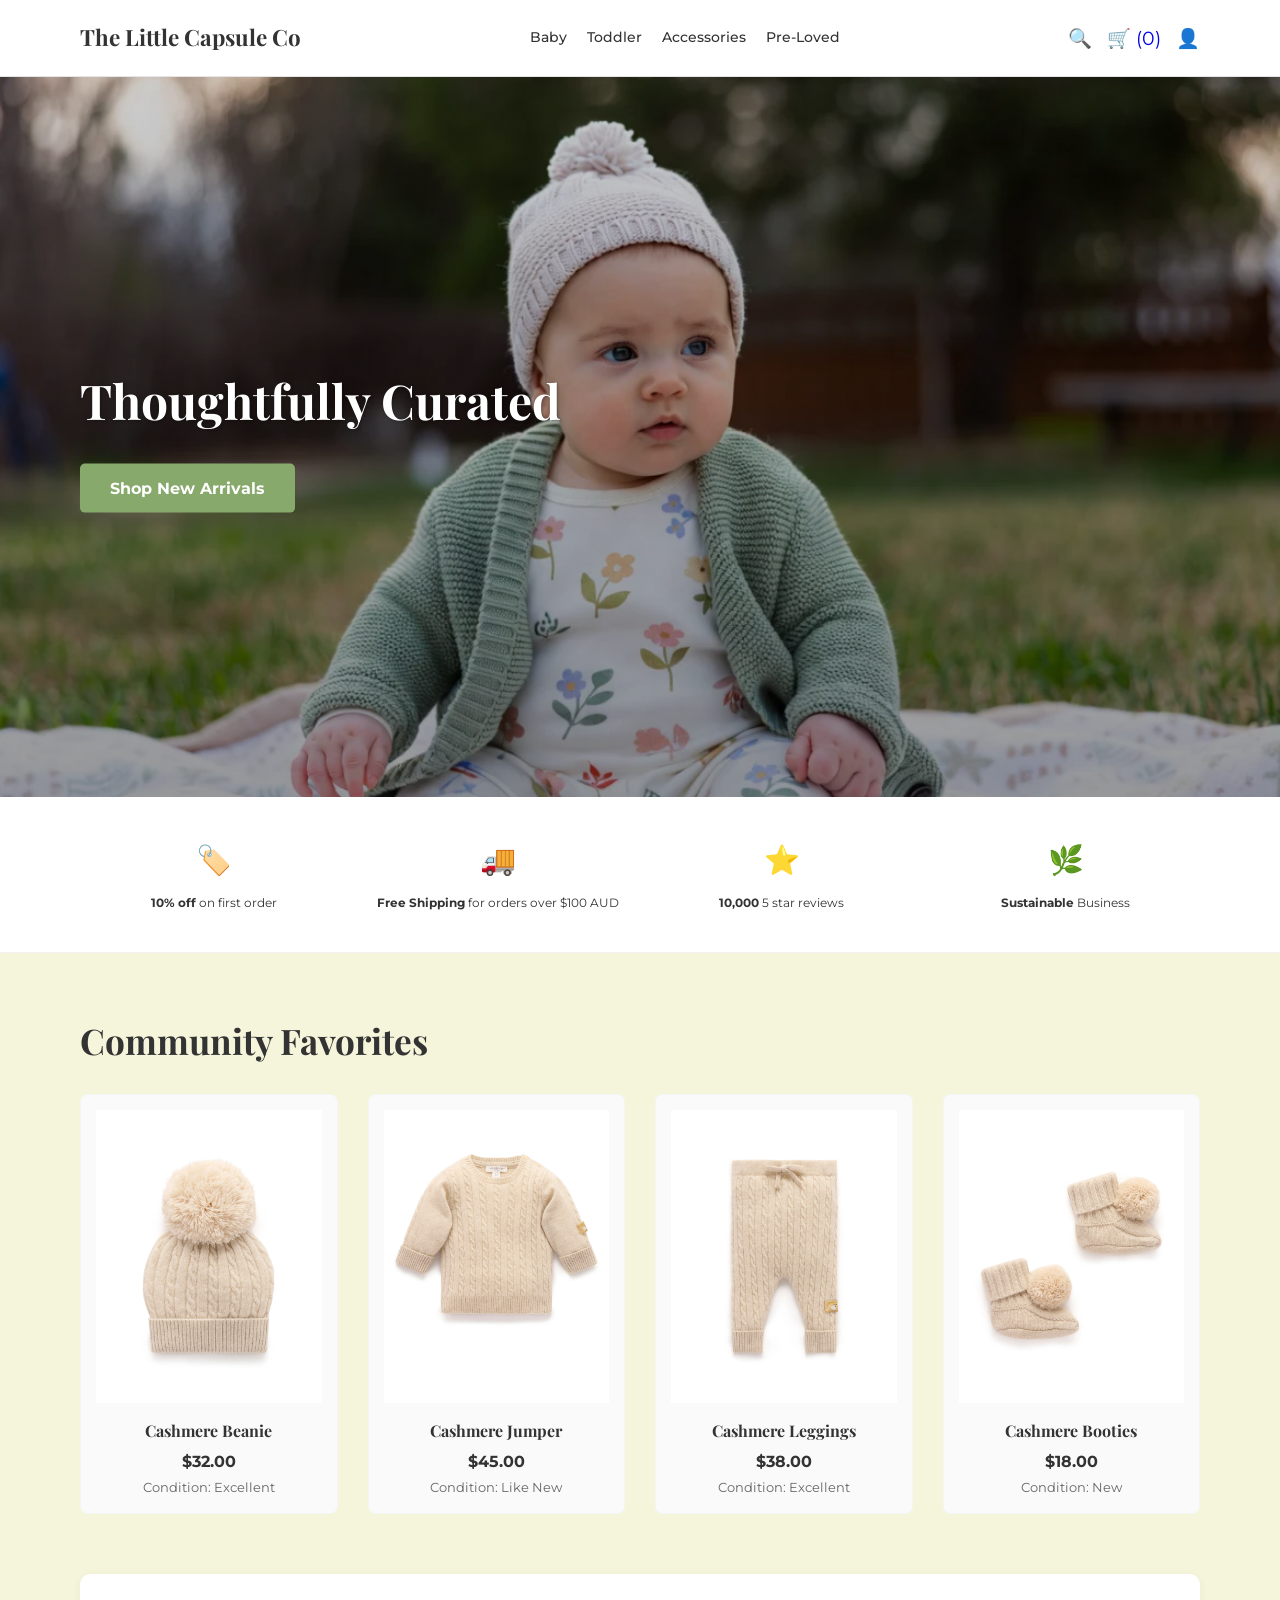
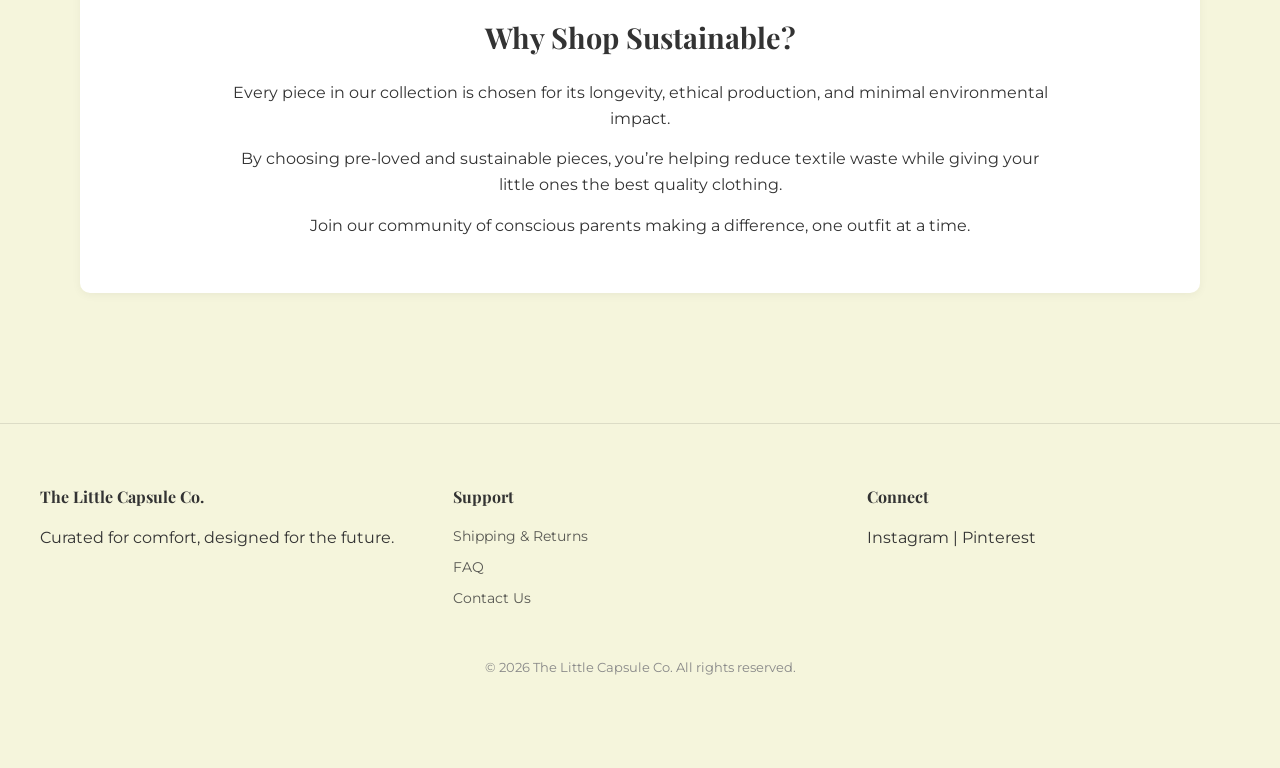
<file: index.html>
<!DOCTYPE html>
<html lang="en">

<head>
    <meta charset="UTF-8">
    <meta name="viewport" content="width=device-width, initial-scale=1.0">
    <title>The Little Capsule Co | Sustainable Boutique</title>
    <link
        href="https://fonts.googleapis.com/css2?family=Montserrat:wght@400;500&family=Playfair+Display:wght@700&display=swap"
        rel="stylesheet">
    <link rel="stylesheet" href="style.css">
</head>

<body>

    <header>
        <nav class="top-nav">
            <div class="logo">The Little Capsule Co</div>

            <div class="categories-desktop">
                <a href="catalog.html">Baby</a>
                <a href="catalog.html">Toddler</a>
                <a href="catalog.html">Accessories</a>
                <a href="catalog.html">Pre-Loved</a>
            </div>

            <div class="nav-icons">
                <a href="catalog.html" style="text-decoration:none;">🔍</a>
                <a href="cart.html" style="text-decoration:none;"><span id="cart-count">🛒</span></a>
                <span id="profile-trigger">👤</span>
            </div>
        </nav>
    </header>

    <nav class="category-bar-mobile">
        <a href="catalog.html" class="cat-item">
            <div class="cat-icon-placeholder">👶</div>
            <span>Baby</span>
        </a>
        <a href="catalog.html" class="cat-item">
            <div class="cat-icon-placeholder">👕</div>
            <span>Toddler</span>
        </a href="catalog.html">
        <a href="catalog.html" class="cat-item">
            <div class="cat-icon-placeholder">📦</div>
            <span>Pre-Loved</span>
        </a href="catalog.html">
        <a href="catalog.html" class="cat-item">
            <div class="cat-icon-placeholder">❤️</div>
            <span>Accessories</span>
        </a href="catalog.html">
    </nav>

    <main>
        <section class="hero">
            <img src="baby-hero.webp" alt="Baby in green cardigan on blanket" class="hero-image">

            <div class="hero-overlay-content">
                <h1>Thoughtfully Curated</h1>
                <a href="catalog.html"><button class="btn-primary">Shop New Arrivals</button></a>
            </div>
        </section>

        <section class="features-banner">
            <div class="feature-item">
                <div class="feature-icon-placeholder">🏷️</div>
                <p><strong>10% off</strong> on first order</p>
            </div>
            <div class="feature-item">
                <div class="feature-icon-placeholder">🚚</div>
                <p><strong>Free Shipping</strong> for orders over $100 AUD</p>
            </div>
            <div class="feature-item">
                <div class="feature-icon-placeholder">⭐</div>
                <p><strong>10,000</strong> 5 star reviews</p>
            </div>
            <div class="feature-item desktop-only-feature">
                <div class="feature-icon-placeholder">🌿</div>
                <p><strong>Sustainable</strong> Business</p>
            </div>
        </section>

        <section class="community-favorites">
            <h2>Community Favorites</h2>
            <div class="product-grid">
                <a href="product1.html" class="product-card" style="text-decoration:none; color:inherit;">
                    <img src="beanie.webp" alt="Cashmere Beanie">
                    <h3>Cashmere Beanie</h3>
                    <p class="price">$32.00</p>
                    <p class="condition">Condition: Excellent</p>
                </a>
                <a href="product2.html" class="product-card" style="text-decoration:none; color:inherit;">
                    <img src="jumper.webp" alt="Cashmere Jumper">
                    <h3>Cashmere Jumper</h3>
                    <p class="price">$45.00</p>
                    <p class="condition">Condition: Like New</p>
                </a>
                <a href="product3.html" class="product-card" style="text-decoration:none; color:inherit;">
                    <img src="leggings.webp" alt="Cashmere Leggings">
                    <h3>Cashmere Leggings</h3>
                    <p class="price">$38.00</p>
                    <p class="condition">Condition: Excellent</p>
                </a>
                <a href="product4.html" class="product-card" style="text-decoration:none; color:inherit;">
                    <img src="boots.webp" alt="Cashmere Booties">
                    <h3>Cashmere Booties</h3>
                    <p class="price">$18.00</p>
                    <p class="condition">Condition: New</p>
                </a>
            </div>
        </section>

        <section class="why-sustainable desktop-only-section">
            <div class="sustainable-box">
                <h2>Why Shop Sustainable?</h2>
                <p>Every piece in our collection is chosen for its longevity, ethical production, and minimal
                    environmental impact.</p>
                <p>By choosing pre-loved and sustainable pieces, you’re helping reduce textile waste while giving your
                    little ones the best quality clothing.</p>
                <p>Join our community of conscious parents making a difference, one outfit at a time.</p>
            </div>
        </section>
    </main>

    <nav class="bottom-nav">
        <a href="index.html" class="nav-item active">Home</a>
        <a href="catalog.html" class="nav-item">Search</a>
        <a href="cart.html" class="nav-item">Cart</a>
        <a href="#" class="nav-item">Profile</a>
    </nav>

    <script src="script.js"></script>

    <footer class="site-footer">
        <div class="footer-content">
            <div class="footer-section">
                <h4>The Little Capsule Co.</h4>
                <p>Curated for comfort, designed for the future.</p>
            </div>
            <div class="footer-section">
                <h4>Support</h4>
                <a href="#">Shipping & Returns</a> <!-- #TBD later -->
                <a href="#">FAQ</a> <!-- #TBD later -->
                <a href="#">Contact Us</a> <!-- #TBD later -->
            </div>
            <div class="footer-section">
                <h4>Connect</h4>
                <p>Instagram | Pinterest</p>
            </div>
        </div>
        <div class="footer-bottom">
            &copy; 2026 The Little Capsule Co. All rights reserved.
        </div>
    </footer>
    
</body>

</html>
</file>
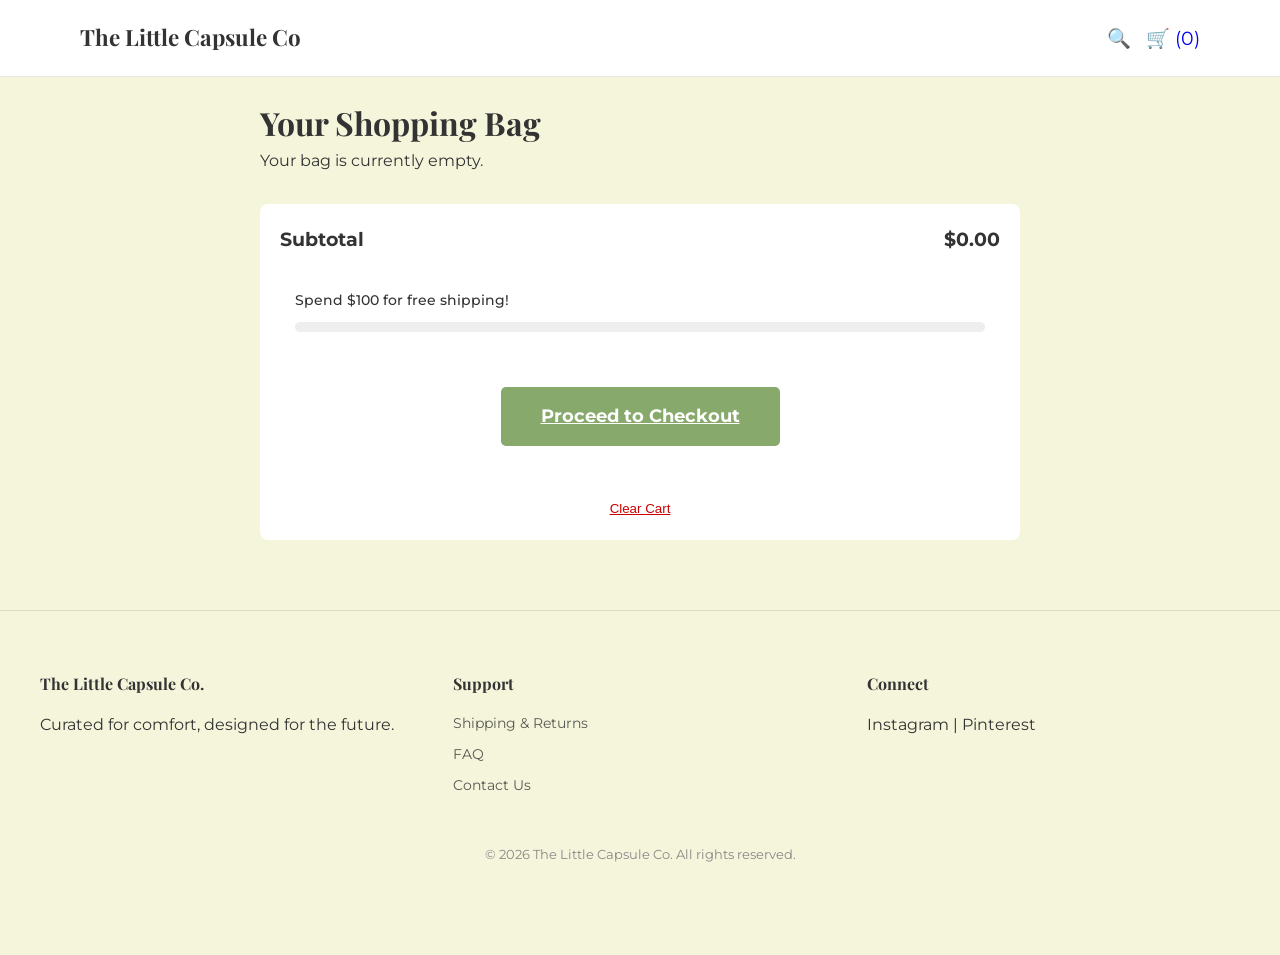
<file: cart.html>
<!DOCTYPE html>
<html lang="en">

<head>
    <meta charset="UTF-8">
    <meta name="viewport" content="width=device-width, initial-scale=1.0">
    <title>Your Cart | The Little Capsule Co</title>
    <link
        href="https://fonts.googleapis.com/css2?family=Montserrat:wght@400;500;700&family=Playfair+Display:wght@700&display=swap"
        rel="stylesheet">
    <link rel="stylesheet" href="style.css">
</head>

<body>
    <header>
        <nav class="top-nav">
            <div class="logo"><a href="index.html" style="text-decoration:none; color:inherit;">The Little Capsule
                    Co</a></div>
            <div class="nav-icons">
                <a href="catalog.html" style="text-decoration:none;">🔍</a>
                <a href="cart.html" style="text-decoration:none;"><span id="cart-count">🛒</span></a>
            </div>
        </nav>
    </header>

    <main class="cart-container">
        <h1>Your Shopping Bag</h1>

        <div id="cart-items-list">
            <!-- This will be populated by JavaScript -->
            <div class="empty-cart-msg">Your bag is currently empty.</div>
        </div>

        <section class="cart-totals">
            <div class="total-row">
                <span>Subtotal</span>
                <span id="cart-subtotal">$0.00</span>
            </div>
            <section class="shipping-progress">
                <div class="progress-info">
                    <span id="shipping-msg">Spend $100 for free shipping!</span>
                </div>
                <div class="progress-bar-bg">
                    <div id="progress-fill" class="progress-bar-fill"></div>
                </div>
            </section>
            <div class="cart-actions">
                <a href="checkout.html" class="btn-primary" id="checkout-link">Proceed to Checkout</a>
            </div>
            <button class="btn-secondary" id="clear-cart">Clear Cart</button>
        </section>
    </main>

    <nav class="bottom-nav">
        <a href="index.html" class="nav-item">Home</a>
        <a href="catalog.html" class="nav-item">Search</a>
        <a href="cart.html" class="nav-item active">Cart</a>
        <a href="#" class="nav-item">Profile</a>
    </nav>

    <script src="script.js"></script>

    <footer class="site-footer">
        <div class="footer-content">
            <div class="footer-section">
                <h4>The Little Capsule Co.</h4>
                <p>Curated for comfort, designed for the future.</p>
            </div>
            <div class="footer-section">
                <h4>Support</h4>
                <a href="#">Shipping & Returns</a> <!-- #TBD later -->
                <a href="#">FAQ</a> <!-- #TBD later -->
                <a href="#">Contact Us</a> <!-- #TBD later -->
            </div>
            <div class="footer-section">
                <h4>Connect</h4>
                <p>Instagram | Pinterest</p>
            </div>
        </div>
        <div class="footer-bottom">
            &copy; 2026 The Little Capsule Co. All rights reserved.
        </div>
    </footer>

</body>

</html>
</file>
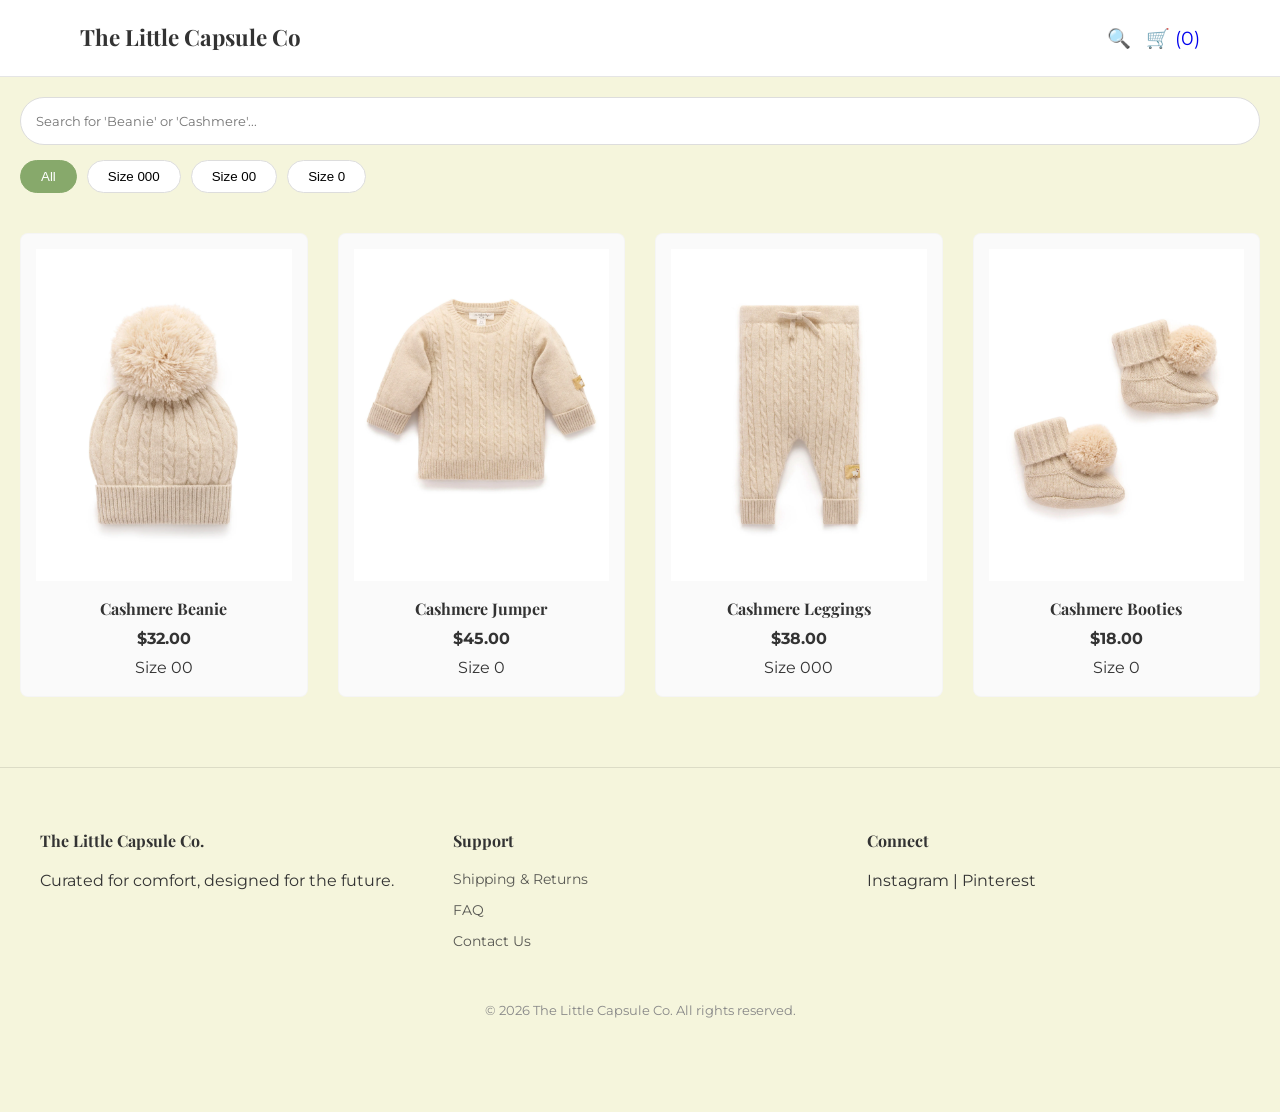
<file: catalog.html>
<!DOCTYPE html>
<html lang="en">

<head>
    <meta charset="UTF-8">
    <meta name="viewport" content="width=device-width, initial-scale=1.0">
    <title>Shop All | The Little Capsule Co</title>
    <link
        href="https://fonts.googleapis.com/css2?family=Montserrat:wght@400;500;700&family=Playfair+Display:wght@700&display=swap"
        rel="stylesheet">
    <link rel="stylesheet" href="style.css">
</head>

<body>
    <header>
        <nav class="top-nav">
            <div class="logo"><a href="index.html" style="text-decoration:none; color:inherit;">The Little Capsule
                    Co</a></div>
            <div class="nav-icons">
                <a href="catalog.html" style="text-decoration:none;">🔍</a>
                <a href="cart.html" style="text-decoration:none;"><span id="cart-count">🛒</span></a>
            </div>
        </nav>
    </header>

    <main class="catalog-container">
        <!-- Search & Filter Bar (Heuristic #6) -->
        <section class="search-filter-section">
            <input type="text" id="catalog-search" placeholder="Search for 'Beanie' or 'Cashmere'...">
            <div class="filter-pills">
                <button class="pill active" data-filter="all">All</button>
                <button class="pill" data-filter="Size 000">Size 000</button>
                <button class="pill" data-filter="Size 00">Size 00</button>
                <button class="pill" data-filter="Size 0">Size 0</button>
            </div>
        </section>

        <!-- Dynamic Product Grid -->
        <section class="product-grid" id="main-catalog-grid">
            <!-- Product 1 -->
            <a href="product1.html" class="product-card" data-category="Size 00" style="text-decoration:none; color:inherit;">
                <img src="beanie.webp" alt="Cashmere Beanie">
                <h3>Cashmere Beanie</h3>
                <p class="price">$32.00</p>
                <span class="tag">Size 00</span>
            </a>
            <!-- Product 2 -->
            <a href="product2.html" class="product-card" data-category="Size 0" style="text-decoration:none; color:inherit;">
                <img src="jumper.webp" alt="Cashmere Jumper">
                <h3>Cashmere Jumper</h3>
                <p class="price">$45.00</p>
                <span class="tag">Size 0</span>
            </a>
            <!-- Product 3 -->
            <a href="product3.html" class="product-card" data-category="Size 000" style="text-decoration:none; color:inherit;">
                <img src="leggings.webp" alt="Cashmere Leggings">
                <h3>Cashmere Leggings</h3>
                <p class="price">$38.00</p>
                <span class="tag">Size 000</span>
            </a>
            <!-- Product 4 -->
            <a href="product4.html" class="product-card" data-category="Size 0" style="text-decoration:none; color:inherit;">
                <img src="boots.webp" alt="Cashmere Booties">
                <h3>Cashmere Booties</h3>
                <p class="price">$18.00</p>
                <span class="tag">Size 0</span>
            </a>
        </section>
    </main>

    <nav class="bottom-nav">
        <a href="index.html" class="nav-item">Home</a>
        <a href="catalog.html" class="nav-item active">Search</a>
        <a href="cart.html" class="nav-item">Cart</a>
        <a href="#" class="nav-item">Profile</a>
    </nav>

    <script src="script.js"></script>

    <footer class="site-footer">
        <div class="footer-content">
            <div class="footer-section">
                <h4>The Little Capsule Co.</h4>
                <p>Curated for comfort, designed for the future.</p>
            </div>
            <div class="footer-section">
                <h4>Support</h4>
                <a href="#">Shipping & Returns</a> <!-- #TBD later -->
                <a href="#">FAQ</a> <!-- #TBD later -->
                <a href="#">Contact Us</a> <!-- #TBD later -->
            </div>
            <div class="footer-section">
                <h4>Connect</h4>
                <p>Instagram | Pinterest</p>
            </div>
        </div>
        <div class="footer-bottom">
            &copy; 2026 The Little Capsule Co. All rights reserved.
        </div>
    </footer>
    
</body>

</html>
</file>
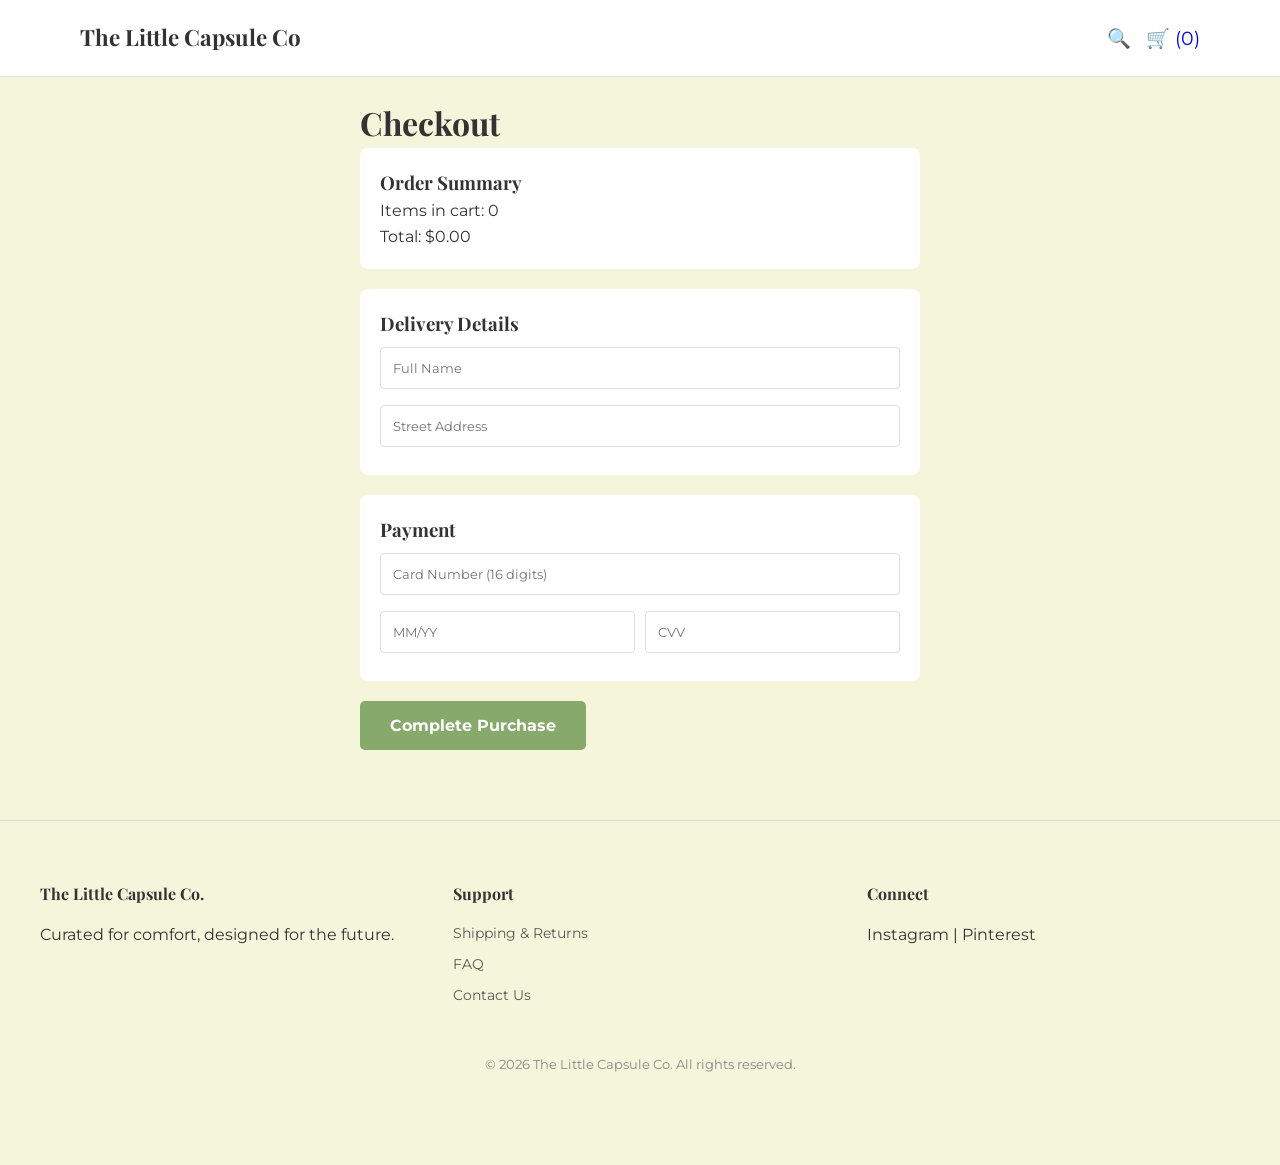
<file: checkout.html>
<!DOCTYPE html>
<html lang="en">

<head>
    <meta charset="UTF-8">
    <meta name="viewport" content="width=device-width, initial-scale=1.0">
    <title>Checkout | The Little Capsule Co</title>
    <link
        href="https://fonts.googleapis.com/css2?family=Montserrat:wght@400;500;700&family=Playfair+Display:wght@700&display=swap"
        rel="stylesheet">
    <link rel="stylesheet" href="style.css">
</head>

<body>
    <header>
        <nav class="top-nav">
            <div class="logo"><a href="index.html" style="text-decoration:none; color:inherit;">The Little Capsule
                    Co</a></div>
            <div class="nav-icons">
                <a href="catalog.html" style="text-decoration:none;">🔍</a>
                <a href="cart.html" style="text-decoration:none;"><span id="cart-count">🛒</span></a>
            </div>
        </nav>
    </header>

    <main class="checkout-container">
        <h1>Checkout</h1>

        <!-- Order Summary -->
        <section class="checkout-section">
            <h3>Order Summary</h3>
            <div id="order-summary-box">
                <p>Items in cart: <span id="summary-qty">0</span></p>
                <p>Total: <span id="summary-total">$0.00</span></p>
            </div>
        </section>

        <!-- Delivery & Payment Form -->
        <form id="checkout-form">
            <section class="checkout-section">
                <h3>Delivery Details</h3>
                <input type="text" id="full-name" placeholder="Full Name" required>
                <input type="text" id="address" placeholder="Street Address" required>
            </section>

            <section class="checkout-section">
                <h3>Payment</h3>
                <input type="tel" id="card-num" placeholder="Card Number (16 digits)" maxlength="16" pattern="\d*" inputmode="numeric" required>
                <div class="form-row">
                    <input type="text" id="expiry" placeholder="MM/YY" maxlength="5" pattern="(0[1-9]|1[0-2])\/[0-9]{2}" required>
                    <input type="tel" id="cvv" placeholder="CVV" maxlength="3" pattern="\d*" inputmode="numeric" required>
                </div>
            </section>

            <button type="submit" id="complete-btn" class="btn-primary">Complete Purchase</button>
        </form>

        <!-- Success Message (Hidden by default) -->
        <div id="success-state" class="hidden">
            <div class="success-content">
                <h2>✨ Order Confirmed!</h2>
                <p>Thank you for shopping sustainably. Your order is on its way.</p>
                <a href="index.html" class="btn-primary">Back to Home</a>
            </div>
        </div>
    </main>

    <nav class="bottom-nav">
        <a href="index.html" class="nav-item active">Home</a>
        <a href="catalog.html" class="nav-item">Search</a>
        <a href="cart.html" class="nav-item">Cart</a>
        <a href="#" class="nav-item">Profile</a>
    </nav>

    <script src="script.js"></script>

    <footer class="site-footer">
        <div class="footer-content">
            <div class="footer-section">
                <h4>The Little Capsule Co.</h4>
                <p>Curated for comfort, designed for the future.</p>
            </div>
            <div class="footer-section">
                <h4>Support</h4>
                <a href="#">Shipping & Returns</a> <!-- #TBD later -->
                <a href="#">FAQ</a> <!-- #TBD later -->
                <a href="#">Contact Us</a> <!-- #TBD later -->
            </div>
            <div class="footer-section">
                <h4>Connect</h4>
                <p>Instagram | Pinterest</p>
            </div>
        </div>
        <div class="footer-bottom">
            &copy; 2026 The Little Capsule Co. All rights reserved.
        </div>
    </footer>
    
</body>

</html>
</file>
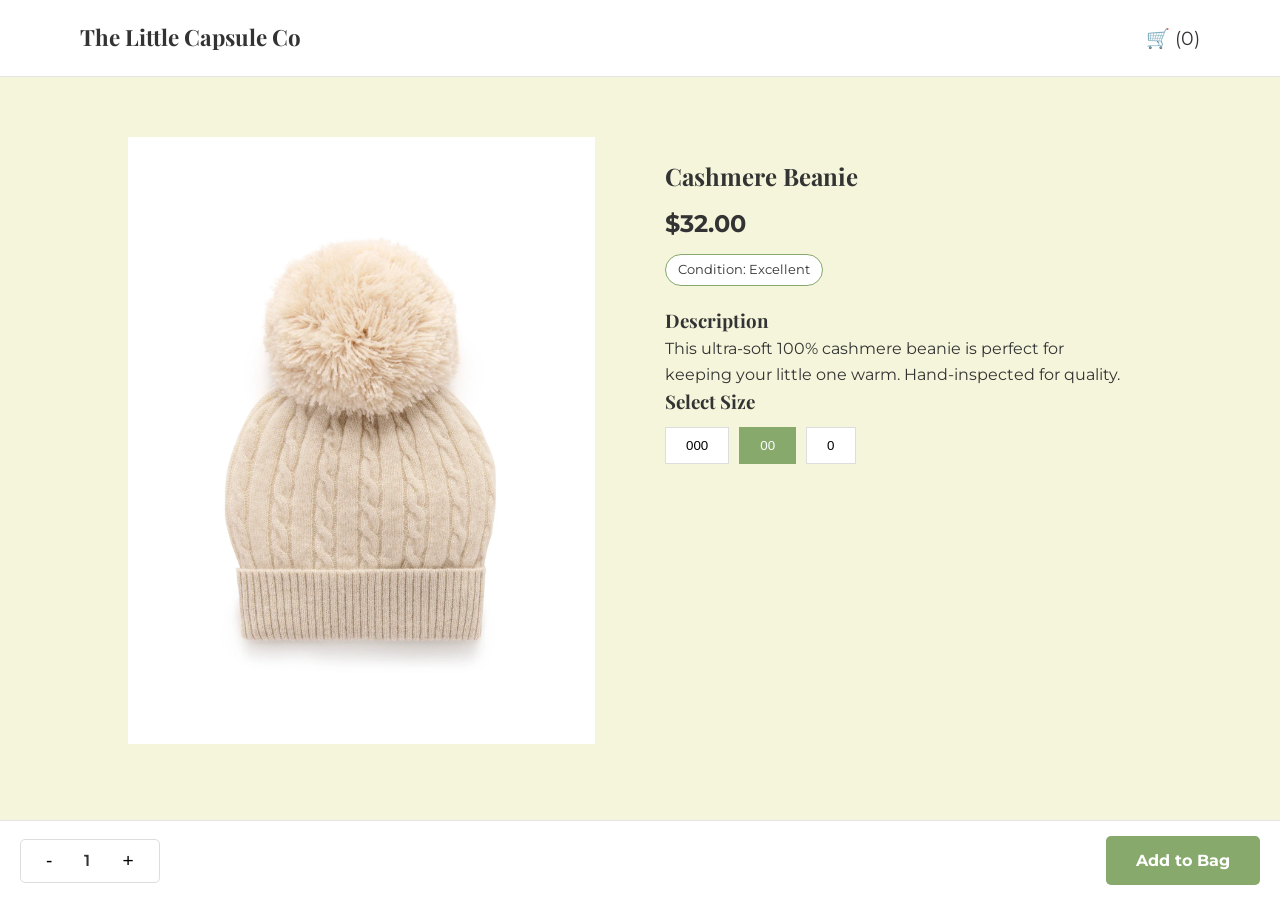
<file: product.html>
<!DOCTYPE html>
<html lang="en">
<head>
    <meta charset="UTF-8">
    <meta name="viewport" content="width=device-width, initial-scale=1.0">
    <title>Cashmere Beanie | The Little Capsule Co</title>
    <link href="https://fonts.googleapis.com/css2?family=Montserrat:wght@400;500;700&family=Playfair+Display:wght@700&display=swap" rel="stylesheet">
    <link rel="stylesheet" href="style.css">
</head>
<body>
    <header>
        <nav class="top-nav">
            <div class="logo"><a href="index.html" style="text-decoration:none; color:inherit;">The Little Capsule Co</a></div>
            <div class="nav-icons">
                <span id="cart-count">🛒 (0)</span>
            </div>
        </nav>
    </header>

    <main class="pdp-container">
        <section class="product-visuals">
            <img src="beanie.webp" alt="Cashmere Beanie" class="main-product-img">
        </section>

        <section class="product-info">
            <h1>Cashmere Beanie</h1>
            <p class="pdp-price">$32.00</p>
            <div class="condition-tag">Condition: Excellent</div>
            
            <div class="description-box">
                <h3>Description</h3>
                <p>This ultra-soft 100% cashmere beanie is perfect for keeping your little one warm. Hand-inspected for quality.</p>
            </div>

            <div class="size-selector">
                <h3>Select Size</h3>
                <div class="size-options">
                    <button class="size-btn">000</button>
                    <button class="size-btn active">00</button>
                    <button class="size-btn">0</button>
                </div>
            </div>
        </section>
    </main>

    <!-- STICKY CTA BAR (Core Fix for MoF 4) -->
    <div class="sticky-cta">
        <div class="cta-inner">
            <div class="qty-selector">
                <button id="minus">-</button>
                <span id="qty">1</span>
                <button id="plus">+</button>
            </div>
            <button id="add-to-cart-btn" class="btn-primary">Add to Bag</button>
        </div>
    </div>

    <script src="script.js"></script>
</body>
</html>
</file>
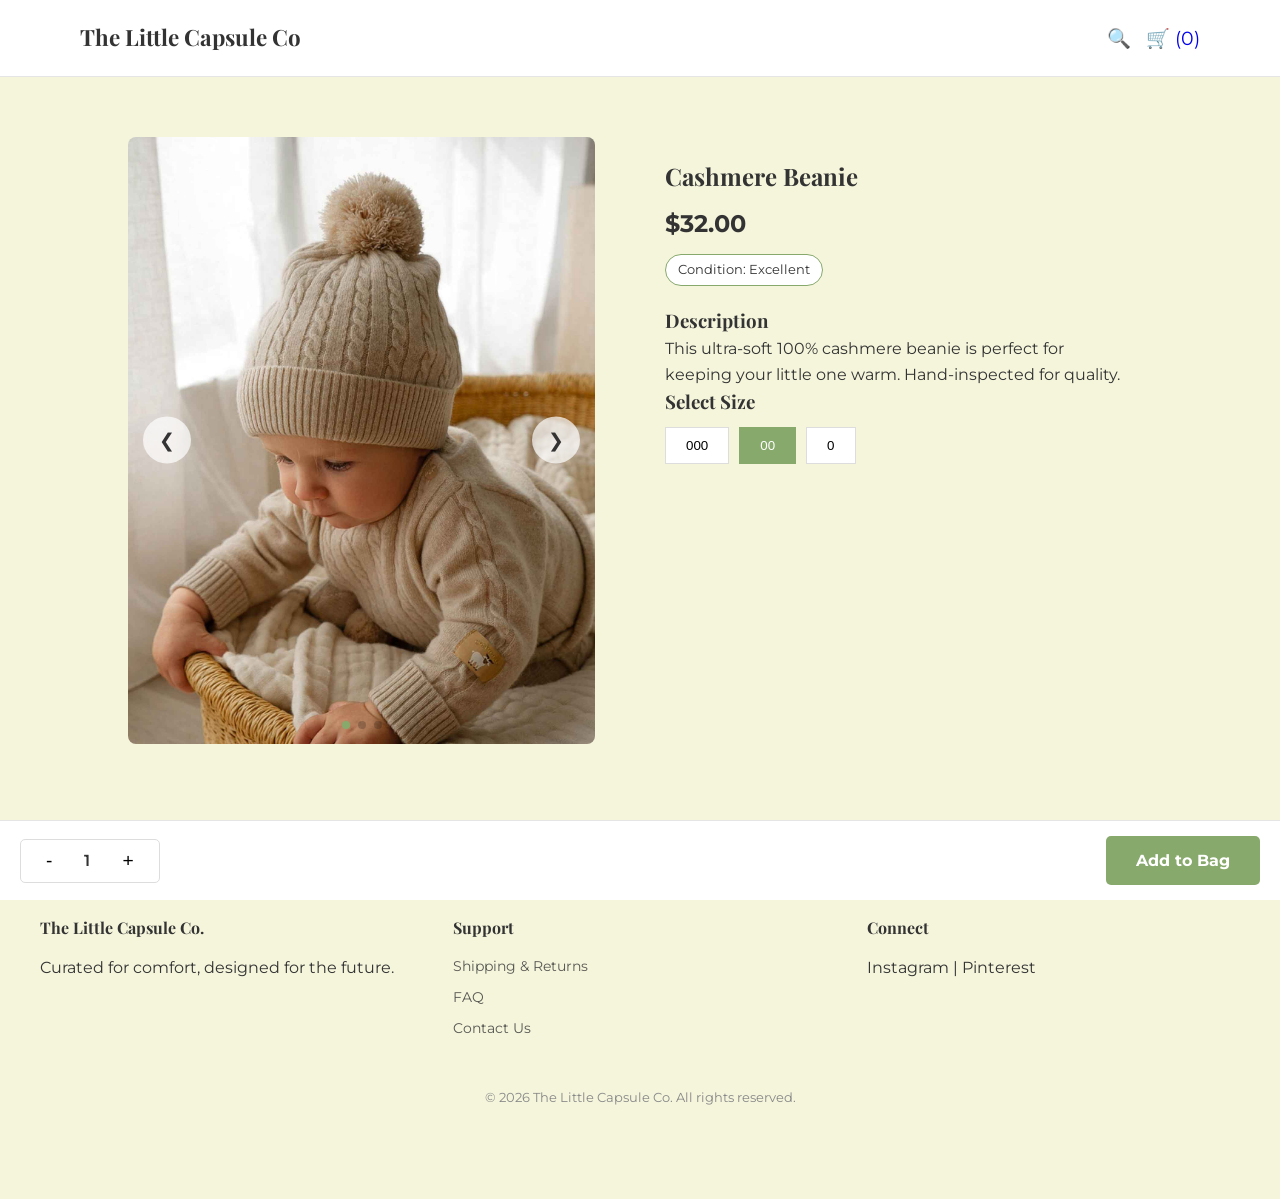
<file: product1.html>
<!DOCTYPE html>
<html lang="en">

<head>
    <meta charset="UTF-8">
    <meta name="viewport" content="width=device-width, initial-scale=1.0">
    <title>Cashmere Beanie | The Little Capsule Co</title>
    <link
        href="https://fonts.googleapis.com/css2?family=Montserrat:wght@400;500;700&family=Playfair+Display:wght@700&display=swap"
        rel="stylesheet">
    <link rel="stylesheet" href="style.css">
</head>

<body>
    <header>
        <nav class="top-nav">
            <div class="logo"><a href="index.html" style="text-decoration:none; color:inherit;">The Little Capsule
                    Co</a></div>
            <div class="nav-icons">
                <a href="catalog.html" style="text-decoration:none;">🔍</a>
                <a href="cart.html" style="text-decoration:none;"><span id="cart-count">🛒</span></a>
            </div>
        </nav>
    </header>

    <main class="pdp-container">
        <section class="product-visuals">
            <div class="carousel-container">
                <div class="carousel-track">
                    <img src="beanie-alt1.jpg" alt="Cashmere Beanie on Baby" class="carousel-slide">
                    <img src="beanie-alt2.webp" alt="Cashmere Beanie Close-up" class="carousel-slide">
                    <img src="set.webp" alt="Cashmere Beanie Flat Lay" class="carousel-slide">
                </div>

                <button class="carousel-btn prev-btn" id="prev-slide">&#10094;</button>
                <button class="carousel-btn next-btn" id="next-slide">&#10095;</button>

                <div class="carousel-dots">
                    <span class="dot active"></span>
                    <span class="dot"></span>
                    <span class="dot"></span>
                </div>
            </div>
        </section>

        <section class="product-info">
            <h1>Cashmere Beanie</h1>
            <p class="pdp-price">$32.00</p>
            <div class="condition-tag">Condition: Excellent</div>

            <div class="description-box">
                <h3>Description</h3>
                <p>This ultra-soft 100% cashmere beanie is perfect for keeping your little one warm. Hand-inspected for
                    quality.</p>
            </div>

            <div class="size-selector">
                <h3>Select Size</h3>
                <div class="size-options">
                    <button class="size-btn">000</button>
                    <button class="size-btn active">00</button>
                    <button class="size-btn">0</button>
                </div>
            </div>
        </section>
    </main>

    <!-- STICKY CTA BAR (Core Fix for MoF 4) -->
    <div class="sticky-cta">
        <div class="cta-inner">
            <div class="qty-selector">
                <button id="minus">-</button>
                <span id="qty">1</span>
                <button id="plus">+</button>
            </div>
            <button id="add-to-cart-btn" class="btn-primary">Add to Bag</button>
        </div>
    </div>

    <script src="script.js"></script>

    <footer class="site-footer">
        <div class="footer-content">
            <div class="footer-section">
                <h4>The Little Capsule Co.</h4>
                <p>Curated for comfort, designed for the future.</p>
            </div>
            <div class="footer-section">
                <h4>Support</h4>
                <a href="#">Shipping & Returns</a> <!-- #TBD later -->
                <a href="#">FAQ</a> <!-- #TBD later -->
                <a href="#">Contact Us</a> <!-- #TBD later -->
            </div>
            <div class="footer-section">
                <h4>Connect</h4>
                <p>Instagram | Pinterest</p>
            </div>
        </div>
        <div class="footer-bottom">
            &copy; 2026 The Little Capsule Co. All rights reserved.
        </div>
    </footer>
    
</body>

</html>
</file>
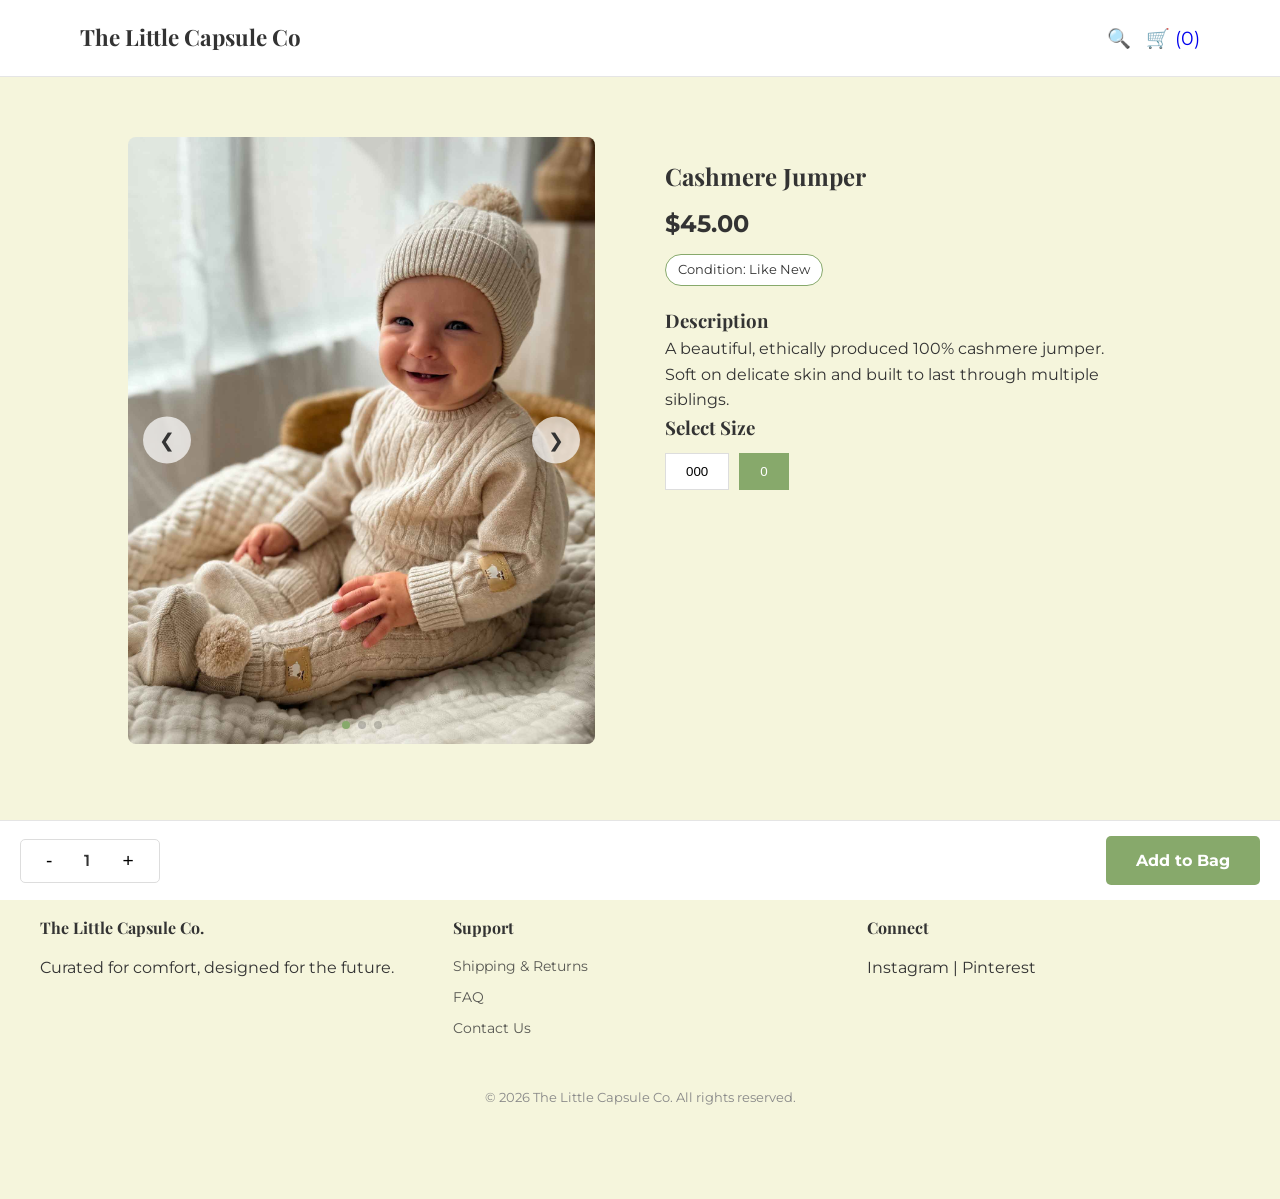
<file: product2.html>
<!DOCTYPE html>
<html lang="en">

<head>
    <meta charset="UTF-8">
    <meta name="viewport" content="width=device-width, initial-scale=1.0">
    <title>Cashmere Jumper | The Little Capsule Co</title>
    <link
        href="https://fonts.googleapis.com/css2?family=Montserrat:wght@400;500;700&family=Playfair+Display:wght@700&display=swap"
        rel="stylesheet">
    <link rel="stylesheet" href="style.css">
</head>

<body>
    <header>
        <nav class="top-nav">
            <div class="logo"><a href="index.html" style="text-decoration:none; color:inherit;">The Little Capsule
                    Co</a></div>
            <div class="nav-icons">
                <a href="catalog.html" style="text-decoration:none;">🔍</a>
                <a href="cart.html" style="text-decoration:none;"><span id="cart-count">🛒</span></a>
            </div>
        </nav>
    </header>

    <main class="pdp-container">
        <section class="product-visuals">
            <div class="carousel-container">
                <div class="carousel-track">
                    <img src="jumper-alt1.jpg" alt="Cashmere Beanie on Baby" class="carousel-slide">
                    <img src="jumper-alt2.webp" alt="Cashmere Beanie Close-up" class="carousel-slide">
                    <img src="set.webp" alt="Cashmere Beanie Flat Lay" class="carousel-slide">
                </div>

                <button class="carousel-btn prev-btn" id="prev-slide">&#10094;</button>
                <button class="carousel-btn next-btn" id="next-slide">&#10095;</button>

                <div class="carousel-dots">
                    <span class="dot active"></span>
                    <span class="dot"></span>
                    <span class="dot"></span>
                </div>
            </div>
        </section>

        <section class="product-info">
            <h1>Cashmere Jumper</h1>
            <p class="pdp-price">$45.00</p>
            <div class="condition-tag">Condition: Like New</div>

            <div class="description-box">
                <h3>Description</h3>
                <p>A beautiful, ethically produced 100% cashmere jumper. Soft on delicate skin and built to last through
                    multiple siblings.</p>
            </div>

            <div class="size-selector">
                <h3>Select Size</h3>
                <div class="size-options">
                    <button class="size-btn">000</button>
                    <button class="size-btn active">0</button>
                </div>
            </div>
        </section>
    </main>

    <div class="sticky-cta">
        <div class="cta-inner">
            <div class="qty-selector">
                <button id="minus">-</button>
                <span id="qty">1</span>
                <button id="plus">+</button>
            </div>
            <button id="add-to-cart-btn" class="btn-primary">Add to Bag</button>
        </div>
    </div>

    <script src="script.js"></script>
    
    <footer class="site-footer">
        <div class="footer-content">
            <div class="footer-section">
                <h4>The Little Capsule Co.</h4>
                <p>Curated for comfort, designed for the future.</p>
            </div>
            <div class="footer-section">
                <h4>Support</h4>
                <a href="#">Shipping & Returns</a> <!-- #TBD later -->
                <a href="#">FAQ</a> <!-- #TBD later -->
                <a href="#">Contact Us</a> <!-- #TBD later -->
            </div>
            <div class="footer-section">
                <h4>Connect</h4>
                <p>Instagram | Pinterest</p>
            </div>
        </div>
        <div class="footer-bottom">
            &copy; 2026 The Little Capsule Co. All rights reserved.
        </div>
    </footer>

</body>

</html>
</file>
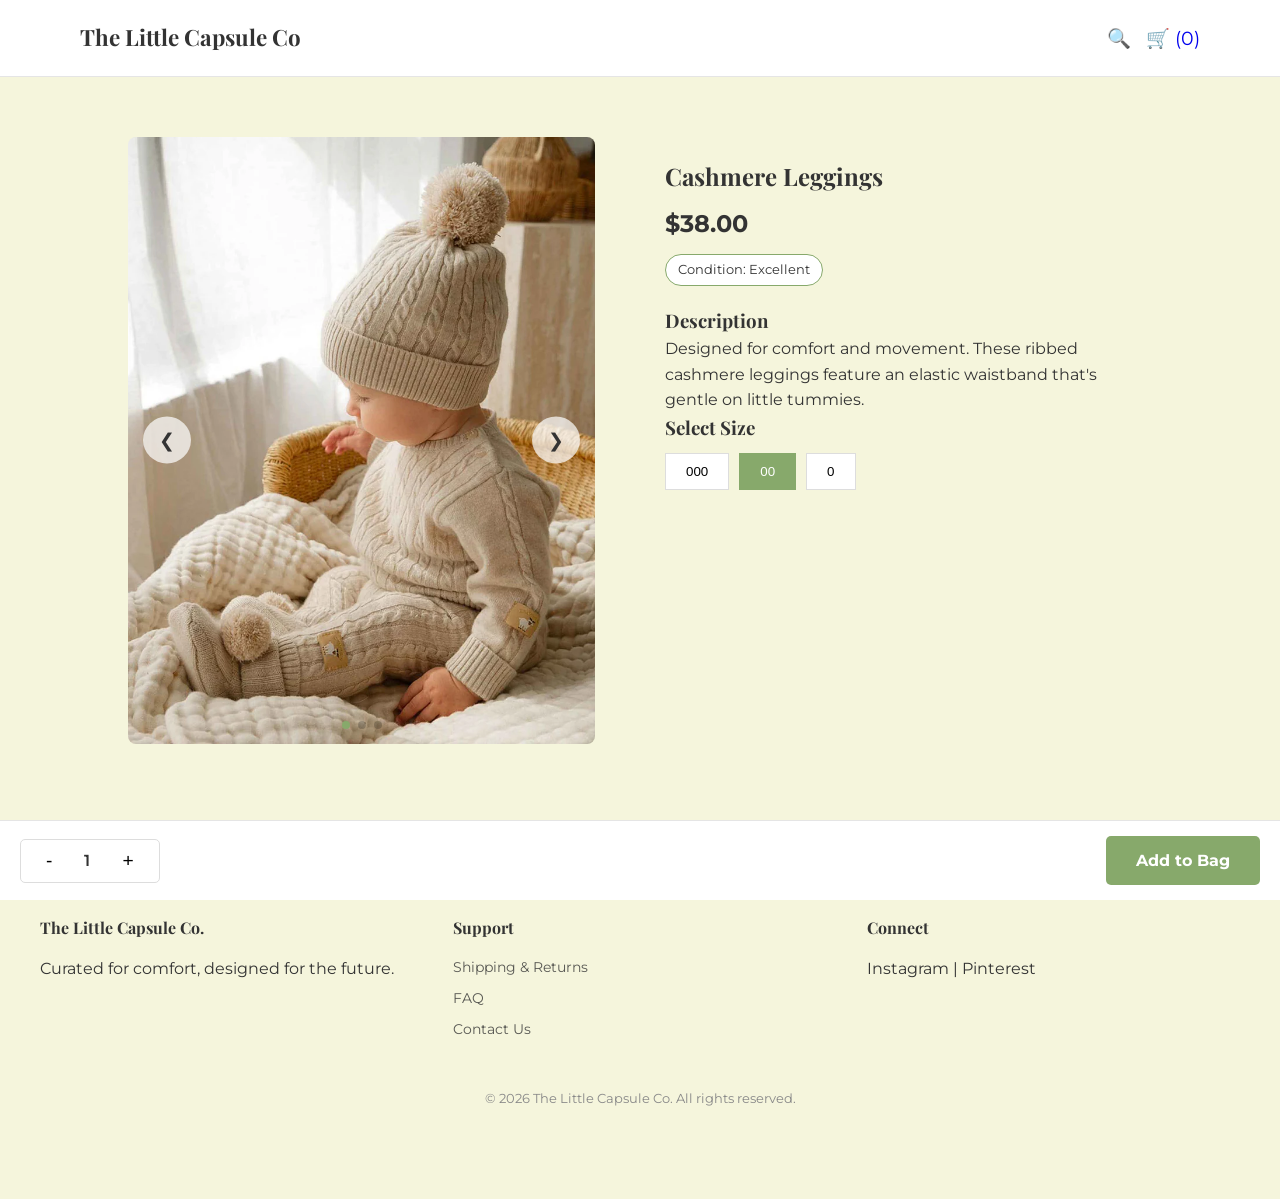
<file: product3.html>
<!DOCTYPE html>
<html lang="en">

<head>
    <meta charset="UTF-8">
    <meta name="viewport" content="width=device-width, initial-scale=1.0">
    <title>Cashmere Leggings | The Little Capsule Co</title>
    <link
        href="https://fonts.googleapis.com/css2?family=Montserrat:wght@400;500;700&family=Playfair+Display:wght@700&display=swap"
        rel="stylesheet">
    <link rel="stylesheet" href="style.css">
</head>

<body>
    <header>
        <nav class="top-nav">
            <div class="logo"><a href="index.html" style="text-decoration:none; color:inherit;">The Little Capsule
                    Co</a></div>
            <div class="nav-icons">
                <a href="catalog.html" style="text-decoration:none;">🔍</a>
                <a href="cart.html" style="text-decoration:none;"><span id="cart-count">🛒</span></a>
            </div>
        </nav>
    </header>

    <main class="pdp-container">
        <section class="product-visuals">
            <div class="carousel-container">
                <div class="carousel-track">
                    <img src="leggings-alt1.webp" alt="Cashmere Beanie on Baby" class="carousel-slide">
                    <img src="leggings-alt2.webp" alt="Cashmere Beanie Close-up" class="carousel-slide">
                    <img src="set.webp" alt="Cashmere Beanie Flat Lay" class="carousel-slide">
                </div>

                <button class="carousel-btn prev-btn" id="prev-slide">&#10094;</button>
                <button class="carousel-btn next-btn" id="next-slide">&#10095;</button>

                <div class="carousel-dots">
                    <span class="dot active"></span>
                    <span class="dot"></span>
                    <span class="dot"></span>
                </div>
            </div>
        </section>

        <section class="product-info">
            <h1>Cashmere Leggings</h1>
            <p class="pdp-price">$38.00</p>
            <div class="condition-tag">Condition: Excellent</div>

            <div class="description-box">
                <h3>Description</h3>
                <p>Designed for comfort and movement. These ribbed cashmere leggings feature an elastic waistband that's
                    gentle on little tummies.</p>
            </div>

            <div class="size-selector">
                <h3>Select Size</h3>
                <div class="size-options">
                    <button class="size-btn">000</button>
                    <button class="size-btn active">00</button>
                    <button class="size-btn">0</button>
                </div>
            </div>
        </section>
    </main>

    <div class="sticky-cta">
        <div class="cta-inner">
            <div class="qty-selector">
                <button id="minus">-</button>
                <span id="qty">1</span>
                <button id="plus">+</button>
            </div>
            <button id="add-to-cart-btn" class="btn-primary">Add to Bag</button>
        </div>
    </div>

    <script src="script.js"></script>

    <footer class="site-footer">
        <div class="footer-content">
            <div class="footer-section">
                <h4>The Little Capsule Co.</h4>
                <p>Curated for comfort, designed for the future.</p>
            </div>
            <div class="footer-section">
                <h4>Support</h4>
                <a href="#">Shipping & Returns</a> <!-- #TBD later -->
                <a href="#">FAQ</a> <!-- #TBD later -->
                <a href="#">Contact Us</a> <!-- #TBD later -->
            </div>
            <div class="footer-section">
                <h4>Connect</h4>
                <p>Instagram | Pinterest</p>
            </div>
        </div>
        <div class="footer-bottom">
            &copy; 2026 The Little Capsule Co. All rights reserved.
        </div>
    </footer>

</body>

</html>
</file>
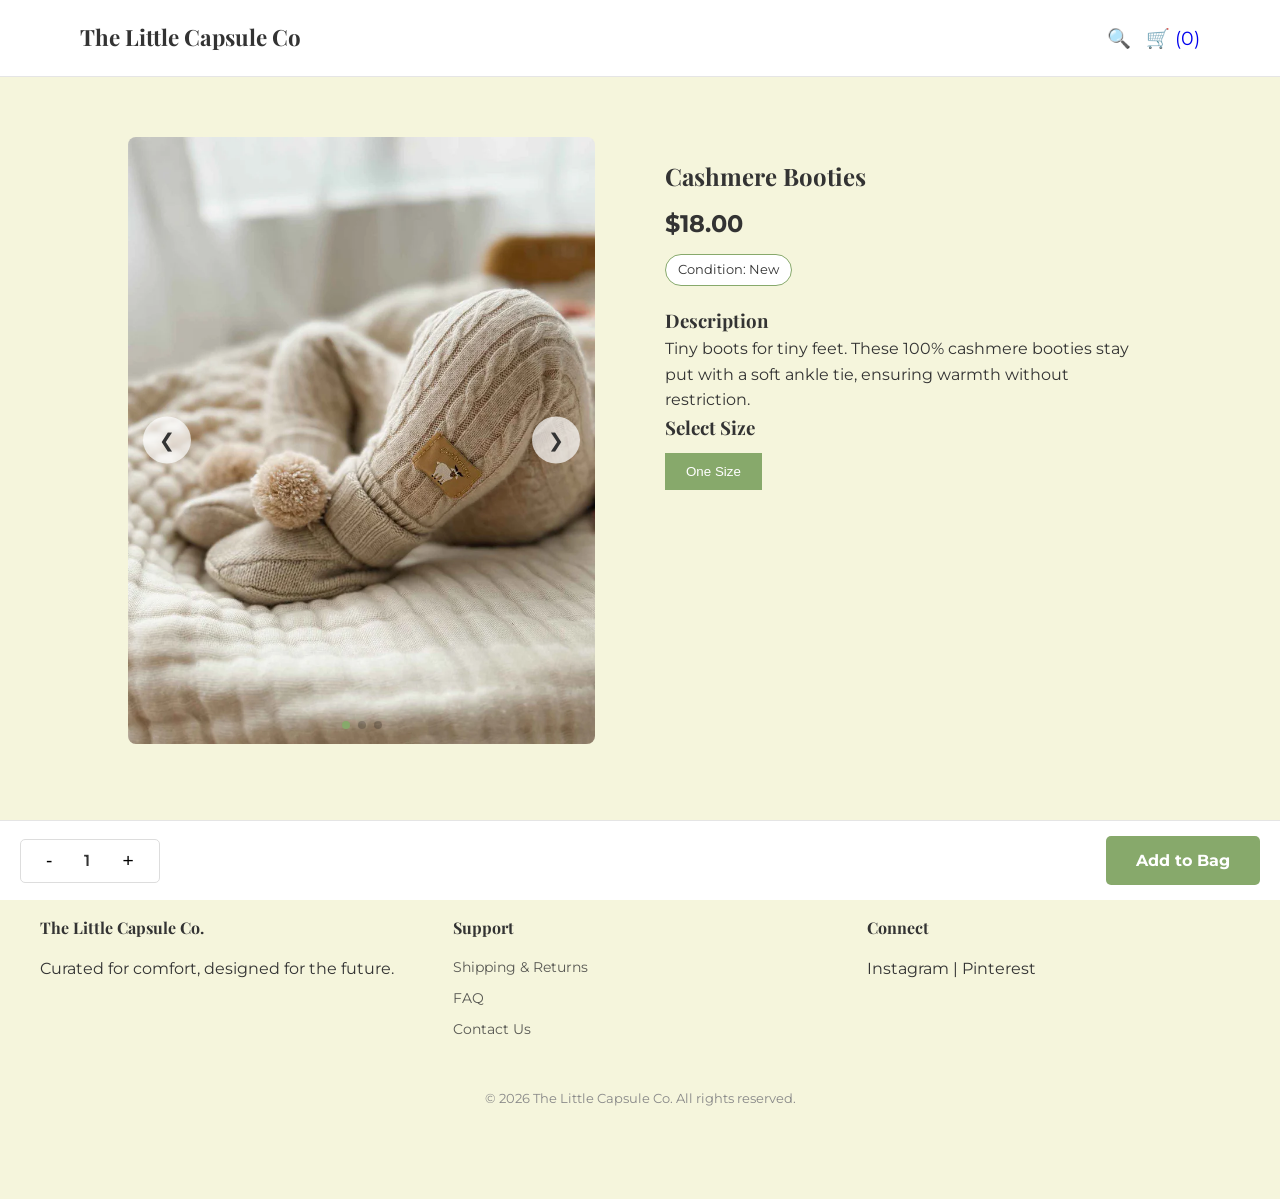
<file: product4.html>
<!DOCTYPE html>
<html lang="en">

<head>
    <meta charset="UTF-8">
    <meta name="viewport" content="width=device-width, initial-scale=1.0">
    <title>Cashmere Booties | The Little Capsule Co</title>
    <link
        href="https://fonts.googleapis.com/css2?family=Montserrat:wght@400;500;700&family=Playfair+Display:wght@700&display=swap"
        rel="stylesheet">
    <link rel="stylesheet" href="style.css">
</head>

<body>
    <header>
        <nav class="top-nav">
            <div class="logo"><a href="index.html" style="text-decoration:none; color:inherit;">The Little Capsule
                    Co</a></div>
            <div class="nav-icons">
                <a href="catalog.html" style="text-decoration:none;">🔍</a>
                <a href="cart.html" style="text-decoration:none;"><span id="cart-count">🛒</span></a>
            </div>
        </nav>
    </header>

    <main class="pdp-container">
        <section class="product-visuals">
            <div class="carousel-container">
                <div class="carousel-track">
                    <img src="boots-alt1.webp" alt="Cashmere Beanie on Baby" class="carousel-slide">
                    <img src="boots-alt2.webp" alt="Cashmere Beanie Close-up" class="carousel-slide">
                    <img src="set.webp" alt="Cashmere Beanie Flat Lay" class="carousel-slide">
                </div>

                <button class="carousel-btn prev-btn" id="prev-slide">&#10094;</button>
                <button class="carousel-btn next-btn" id="next-slide">&#10095;</button>

                <div class="carousel-dots">
                    <span class="dot active"></span>
                    <span class="dot"></span>
                    <span class="dot"></span>
                </div>
            </div>
        </section>

        <section class="product-info">
            <h1>Cashmere Booties</h1>
            <p class="pdp-price">$18.00</p>
            <div class="condition-tag">Condition: New</div>

            <div class="description-box">
                <h3>Description</h3>
                <p>Tiny boots for tiny feet. These 100% cashmere booties stay put with a soft ankle tie, ensuring warmth
                    without restriction.</p>
            </div>

            <div class="size-selector">
                <h3>Select Size</h3>
                <div class="size-options">
                    <button class="size-btn active">One Size</button>
                </div>
            </div>
        </section>
    </main>

    <div class="sticky-cta">
        <div class="cta-inner">
            <div class="qty-selector">
                <button id="minus">-</button>
                <span id="qty">1</span>
                <button id="plus">+</button>
            </div>
            <button id="add-to-cart-btn" class="btn-primary">Add to Bag</button>
        </div>
    </div>

    <script src="script.js"></script>

    <footer class="site-footer">
        <div class="footer-content">
            <div class="footer-section">
                <h4>The Little Capsule Co.</h4>
                <p>Curated for comfort, designed for the future.</p>
            </div>
            <div class="footer-section">
                <h4>Support</h4>
                <a href="#">Shipping & Returns</a> <!-- #TBD later -->
                <a href="#">FAQ</a> <!-- #TBD later -->
                <a href="#">Contact Us</a> <!-- #TBD later -->
            </div>
            <div class="footer-section">
                <h4>Connect</h4>
                <p>Instagram | Pinterest</p>
            </div>
        </div>
        <div class="footer-bottom">
            &copy; 2026 The Little Capsule Co. All rights reserved.
        </div>
    </footer>
    
</body>

</html>
</file>
<file: style.css>
/* GLOBAL VARIABLES (Oatmeal #F5F5DC used as background to match user image) */
:root {
    --sage-green: #87A96B;
    --oatmeal: #F5F5DC;
    --charcoal: #333333;
    --white: #FFFFFF;
    --font-heading: 'Playfair Display', serif;
    --font-body: 'Montserrat', sans-serif;
}

* {
    margin: 0;
    padding: 0;
    box-sizing: border-box;
}

body {
    font-family: var(--font-body);
    background-color: var(--oatmeal);
    color: var(--charcoal);
    line-height: 1.6;
    padding-bottom: 70px; /* Space for mobile bottom nav */
}

h1, h2, h3 {
    font-family: var(--font-heading);
    font-weight: 700;
}

img {
    max-width: 100%;
    height: auto;
    display: block;
}

/* TOP NAVIGATION */
.top-nav {
    display: flex;
    justify-content: space-between;
    align-items: center;
    padding: 15px 20px;
    background: var(--white);
    border-bottom: 1px solid rgba(0,0,0,0.1);
}

.logo {
    font-family: var(--font-heading);
    font-size: 1.4rem;
    font-weight: bold;
    color: var(--charcoal);
}

.nav-icons {
    display: flex;
    gap: 15px;
    font-size: 1.2rem;
    cursor: pointer;
}

/* Desktop navigation links are hidden on mobile by default */
.categories-desktop {
    display: none;
    gap: 20px;
    font-family: var(--font-body);
    font-size: 0.9rem;
    font-weight: 500;
}

.categories-desktop a {
    text-decoration: none;
    color: var(--charcoal);
}

/* MOBILE CATEGORY BAR (with icons, below header) */
.category-bar-mobile {
    display: flex;
    justify-content: space-around;
    padding: 10px;
    background-color: var(--white);
    border-bottom: 1px solid rgba(0,0,0,0.05);
}

.cat-item {
    text-decoration: none;
    color: var(--charcoal);
    display: flex;
    flex-direction: column;
    align-items: center;
    font-size: 0.75rem;
    font-weight: 500;
    text-align: center;
}

.cat-icon-placeholder {
    font-size: 1.5rem;
    margin-bottom: 5px;
}

/* HERO SECTION with Positioning */
.hero {
    position: relative; /* CRITICAL for absolute children positioning */
    overflow: hidden; /* Ensures overlay content is contained */
}

.hero-image {
    width: 100%;
    height: auto;
    object-fit: cover; /* Image covers container */
}

/* Dark gradient overlay to make white text pop on the detailed image */
.hero::after {
    content: '';
    position: absolute;
    top: 0;
    left: 0;
    width: 100%;
    height: 100%;
    background: linear-gradient(rgba(0,0,0,0.2), rgba(0,0,0,0.4)); /* Subtle top-down darken */
    z-index: 1;
}

.hero-overlay-content {
    position: absolute;
    top: 50%; /* Center vertically */
    left: 50%; /* Center horizontally */
    transform: translate(-50%, -50%); /* Counter-shift for true center */
    width: 80%; /* Takes up most of screen width on mobile */
    text-align: center;
    z-index: 2; /* Sits above the gradient overlay */
}

.hero-overlay-content h1 {
    font-size: 2.2rem;
    color: var(--white);
    margin-bottom: 20px;
    text-shadow: 1px 1px 3px rgba(0,0,0,0.3); /* Extra pop for contrast */
}

.btn-primary {
    background-color: var(--sage-green);
    color: var(--white);
    padding: 15px 30px;
    border: none;
    border-radius: 5px;
    font-family: var(--font-body);
    font-weight: bold;
    cursor: pointer;
    font-size: 1rem;
    width: auto; /* Full width mobile full width button rejected for boutique look */
}

/* FEATURES BANNER */
.features-banner {
    display: grid;
    grid-template-columns: repeat(3, 1fr); /* 3 columns on mobile */
    gap: 15px;
    padding: 30px 20px;
    background-color: var(--white);
    border-bottom: 1px solid rgba(0,0,0,0.05);
}

.feature-item {
    display: flex;
    flex-direction: column;
    align-items: center;
    text-align: center;
}

.feature-icon-placeholder {
    font-size: 1.8rem;
    margin-bottom: 10px;
}

.feature-item p {
    font-size: 0.75rem;
    font-family: var(--font-body);
}

.feature-item p strong {
    font-weight: 700;
}

/* COMMUNITY FAVORITES & PRODUCT GRID */
.community-favorites {
    padding: 40px 20px;
}

.community-favorites h2 {
    font-size: 1.8rem;
    color: var(--charcoal);
    margin-bottom: 25px;
    text-align: center;
}

.product-grid {
    display: grid;
    grid-template-columns: 1fr 1fr; /* 2x2 grid on mobile */
    gap: 20px;
}

.product-card {
    background: #FAFAFA;
    padding: 15px;
    border-radius: 8px;
    border: 1px solid rgba(0,0,0,0.02);
    text-align: center;
}

.product-card img {
    max-width: 100%;
    margin: 0 auto 15px;
}

.product-card h3 {
    font-size: 1rem;
    color: var(--charcoal);
    margin-bottom: 5px;
}

.product-card .price {
    font-weight: bold;
    color: var(--charcoal);
    margin-bottom: 3px;
}

.product-card .condition {
    font-size: 0.8rem;
    color: #666;
}

/* MOBILE BOTTOM NAV (Jakob's Law implementation remains) */
.bottom-nav {
    position: fixed;
    bottom: 0;
    width: 100%;
    height: 60px;
    background: var(--white);
    display: flex;
    justify-content: space-around;
    align-items: center;
    border-top: 1px solid rgba(0,0,0,0.1);
    z-index: 1000;
}

.nav-item {
    text-decoration: none;
    color: var(--charcoal);
    font-size: 0.8rem;
    font-weight: 500;
}

.nav-item.active {
    color: var(--sage-green);
}

/* Handle desktop-only sections on mobile by default */
.desktop-only-feature,
.desktop-only-section {
    display: none;
}

/* LARGE TABLET / DESKTOP ADJUSTMENTS (min-width: 1024px, 1368px Target) */
@media (min-width: 1024px) {
    /* Hide mobile-specific bars */
    .bottom-nav,
    .category-bar-mobile {
        display: none;
    }

    /* Show desktop navigation & features */
    .categories-desktop,
    .desktop-only-feature,
    .desktop-only-section {
        display: flex;
    }

    /* Top Navigation bar layout */
    .top-nav {
        padding: 20px 80px; /* Use more horizontal real estate */
    }

    /* Features banner: 4 columns on desktop */
    .features-banner {
        grid-template-columns: repeat(4, 1fr);
        padding: 40px 80px;
    }

    /* Hero section size and positioning */
    .hero {
        height: 80vh; /* Set a large fixed height for desktop hero */
    }

    .hero-image {
        width: 100%;
        height: 100%; /* Image fills container */
    }

    .hero-overlay-content {
        top: 50%;
        left: 80px; /* Aligned left, as per user image */
        transform: translate(0, -50%); /* Counter-shift vertically only */
        width: 50%; /* Text occupies less width on large screens */
        text-align: left; /* Left-aligned text */
    }

    .hero-overlay-content h1 {
        font-size: 3rem; /* Larger heading */
        margin-bottom: 25px;
    }

    /* Product Grid: 4 columns on desktop */
    .community-favorites {
        padding: 60px 80px;
    }

    .community-favorites h2 {
        font-size: 2.2rem;
        text-align: left;
    }

    .product-grid {
        grid-template-columns: repeat(4, 1fr); /* 4 columns on large screens */
        gap: 30px;
    }

    /* 'Why Shop Sustainable?' section */
    .why-sustainable {
        padding: 0 80px 80px;
        display: flex;
        justify-content: center;
    }

    .sustainable-box {
        background-color: var(--white);
        padding: 40px;
        border-radius: 10px;
        box-shadow: 0 2px 10px rgba(0,0,0,0.05);
        display: flex;
        flex-direction: column;
        justify-content: center;
        align-items: center;
        text-align: center;
    }

    .why-sustainable h2 {
        font-size: 1.8rem;
        margin-bottom: 20px;
    }

    .why-sustainable p {
        margin-bottom: 15px;
        max-width: 80%; /* Keeps lines short for readability */
    }
}

/* PDP STYLES */
.pdp-container {
    padding-bottom: 120px; /* Extra space for the sticky bar */
}

.main-product-img {
    width: 100%;
    background: #fff;
}

.product-info {
    padding: 20px;
    background: var(--oatmeal);
}

.pdp-price {
    font-size: 1.5rem;
    font-weight: bold;
    margin: 10px 0;
}

.condition-tag {
    display: inline-block;
    padding: 5px 12px;
    background: var(--white);
    border: 1px solid var(--sage-green);
    border-radius: 20px;
    font-size: 0.8rem;
    margin-bottom: 20px;
}

.size-options {
    display: flex;
    gap: 10px;
    margin-top: 10px;
}

.size-btn {
    padding: 10px 20px;
    border: 1px solid #ddd;
    background: var(--white);
    cursor: pointer;
}

.size-btn.active {
    border-color: var(--sage-green);
    background: var(--sage-green);
    color: var(--white);
}

/* THE STICKY CTA BAR */
.sticky-cta {
    position: fixed;
    bottom: 0;
    width: 100%;
    background: var(--white);
    padding: 15px 20px;
    border-top: 1px solid rgba(0,0,0,0.1);
    z-index: 2000;
}

.cta-inner {
    display: flex;
    justify-content: space-between;
    align-items: center;
    max-width: 1368px;
    margin: 0 auto;
}

.qty-selector {
    display: flex;
    align-items: center;  
    justify-content: center;
    gap: 15px;
    padding: 5px 15px;
    border: 1px solid #ddd;
    border-radius: 5px;
}

.qty-selector button {
    background: none;      
    border: none;          
    cursor: pointer;
    font-size: 1.2rem;     
    font-weight: 500;
    padding: 5px 10px;     
    display: flex;
    align-items: center;
    justify-content: center;
}

#qty {
    font-family: var(--font-body);
    font-weight: 600;
    min-width: 20px;       /* Ensures number doesn't jump when switching 1 to 10 */
    text-align: center;
}

/* DESKTOP PDP ADJUSTMENTS */
@media (min-width: 1024px) {
    .pdp-container {
        display: flex;
        padding: 60px 10%;
        gap: 50px;
    }
    .product-visuals, .product-info {
        flex: 1;
    }
}

/* CHECKOUT STYLES */
.checkout-container {
    padding: 20px;
    max-width: 600px;
    margin: 0 auto;
}

.checkout-section {
    background: var(--white);
    padding: 20px;
    border-radius: 8px;
    margin-bottom: 20px;
}

#checkout-form input {
    width: 100%;
    padding: 12px;
    margin: 8px 0;
    border: 1px solid #ddd;
    border-radius: 4px;
    font-family: var(--font-body);
}

.form-row {
    display: flex;
    gap: 10px;
}

/* SUCCESS STATE OVERLAY */
.hidden { 
    display: none !important; 
}

#success-state {
    position: fixed;
    top: 0; left: 0;
    width: 100%; height: 100%;
    background: var(--oatmeal);
    display: flex;
    justify-content: center;
    align-items: center;
    z-index: 3000;
}

.success-content {
    text-align: center;
    padding: 40px;
    background: var(--white);
    border-radius: 15px;
    box-shadow: 0 4px 20px rgba(0,0,0,0.1);
    display: flex;
    flex-direction: column;
    align-items: center;
    gap: 20px; 
    max-width: 90%; 
    width: 450px;   
}

.success-content h2 {
    font-family: var(--font-heading);
    color: var(--charcoal);
    font-size: 1.8rem;
    margin: 0;
}

.success-content p {
    font-family: var(--font-body);
    color: var(--charcoal);
    font-size: 1rem;
    line-height: 1.5;
    margin: 0;
}

.success-content .btn-primary {
    display: inline-block;
    text-decoration: none;
    margin-top: 5px;
    white-space: nowrap;
}

/* CATALOG STYLES */
.catalog-container {
    padding: 20px;
}

.search-filter-section {
    margin-bottom: 30px;
}

#catalog-search {
    width: 100%;
    padding: 15px;
    border: 1px solid #ddd;
    border-radius: 30px;
    margin-bottom: 15px;
    font-family: var(--font-body);
}

.filter-pills {
    display: flex;
    gap: 10px;
    overflow-x: auto;
    padding-bottom: 10px;
}

.pill {
    padding: 8px 20px;
    background: var(--white);
    border: 1px solid #ddd;
    border-radius: 20px;
    white-space: nowrap;
    cursor: pointer;
}

.pill.active {
    background: var(--sage-green);
    color: var(--white);
    border-color: var(--sage-green);
}

/* CART STYLES */
.cart-container {
    padding: 20px;
    max-width: 800px;
    margin: 0 auto;
}

.cart-item-row {
    display: flex;
    align-items: flex-start;
    gap: 20px;
    background: var(--white);
    padding: 15px;
    border-radius: 8px;
    margin-bottom: 15px;
}

.cart-item-img {
    width: 80px;
    height: 80px;
    object-fit: cover;
    border-radius: 5px;
}

.cart-totals {
    margin-top: 30px;
    padding: 20px;
    background: var(--white);
    border-radius: 8px;
}

/* Centers the button only when it is in the cart page */
.cart-actions {
    display: flex;
    justify-content: center;
    margin: 40px 0;
}

/* Ensure button looks consistent but isn't forced into a specific position globally */
.cart-actions .btn-primary {
    padding: 15px 40px;
    font-size: 1.1rem;
}

.total-row {
    display: flex;
    justify-content: space-between;
    font-size: 1.2rem;
    font-weight: bold;
    margin-bottom: 20px;
}

.btn-secondary {
    background: none;
    border: none;
    color: #cc0000;
    text-decoration: underline;
    margin-top: 15px;
    cursor: pointer;
    width: 100%;
}

.remove-item-btn {
    background: none;
    border: none;
    color: var(--charcoal);
    text-decoration: underline;
    font-family: var(--font-body);
    font-size: 0.8rem;
    padding: 0;
    margin-top: 10px;
    cursor: pointer;
    opacity: 0.7;
    transition: opacity 0.2s;
}

.remove-item-btn:hover {
    opacity: 1;
    color: #cc0000; /* Subtle red hint on hover */
}

.shipping-progress {
    margin-bottom: 30px;
    padding: 15px;
    background: var(--white);
    border-radius: 8px;
}

.progress-info {
    margin-bottom: 10px;
    font-size: 0.9rem;
    font-weight: 500;
}

.progress-bar-bg {
    width: 100%;
    height: 10px;
    background: #eee;
    border-radius: 5px;
    overflow: hidden;
}

.progress-bar-fill {
    height: 100%;
    width: 0%; /* Starts empty */
    background: var(--sage-green);
    transition: width 0.5s ease-in-out;
}

/* CAROUSEL CONTAINER STRUCTURE */
.carousel-container {
    position: relative;
    width: 100%;
    overflow: hidden; 
    border-radius: 8px;
    background: #FAFAFA;
}

.carousel-track {
    display: flex;
    transition: transform 0.4s ease-in-out; /* Smooth sliding transition */
    width: 100%;
}

.carousel-slide {
    min-width: 100%; 
    height: auto;
    object-fit: cover;
}

/* MINIMALIST ARROWS */
.carousel-btn {
    position: absolute;
    top: 50%;
    transform: translateY(-50%);
    background: rgba(255, 255, 255, 0.7);
    color: var(--charcoal);
    border: none;
    font-size: 1.2rem;
    padding: 12px 16px;
    cursor: pointer;
    border-radius: 50%;
    transition: background 0.2s;
    z-index: 10;
}

.carousel-btn:hover {
    background: rgba(255, 255, 255, 1);
}

.prev-btn { left: 15px; }
.next-btn { right: 15px; }

/* BOTTOM NAVIGATION DOTS */
.carousel-dots {
    position: absolute;
    bottom: 15px;
    left: 50%;
    transform: translateX(-50%);
    display: flex;
    gap: 8px;
    z-index: 10;
}

.dot {
    width: 8px;
    height: 8px;
    background: rgba(0, 0, 0, 0.2);
    border-radius: 50%;
    transition: background 0.3s;
}

.dot.active {
    background: var(--sage-green); /* Links back to brand color */
}

.site-footer {
    background: var(--oatmeal); /* Matches site background */
    padding: 60px 20px 20px 20px;
    margin-top: 50px;
    border-top: 1px solid rgba(0,0,0,0.1);
}

.footer-content {
    display: flex;
    flex-wrap: wrap;
    gap: 40px;
    max-width: 1200px;
    margin: 0 auto;
    justify-content: space-between;
}

.footer-section {
    flex: 1;
    min-width: 200px;
}

.footer-section h4 {
    font-family: var(--font-heading);
    margin-bottom: 15px;
    color: var(--charcoal);
}

.footer-section a {
    display: block;
    color: var(--charcoal);
    text-decoration: none;
    margin-bottom: 8px;
    font-size: 0.9rem;
    opacity: 0.8;
}

.footer-section a:hover {
    opacity: 1;
    text-decoration: underline;
}

.footer-bottom {
    text-align: center;
    margin-top: 40px;
    font-size: 0.8rem;
    color: #888;
}
</file>
